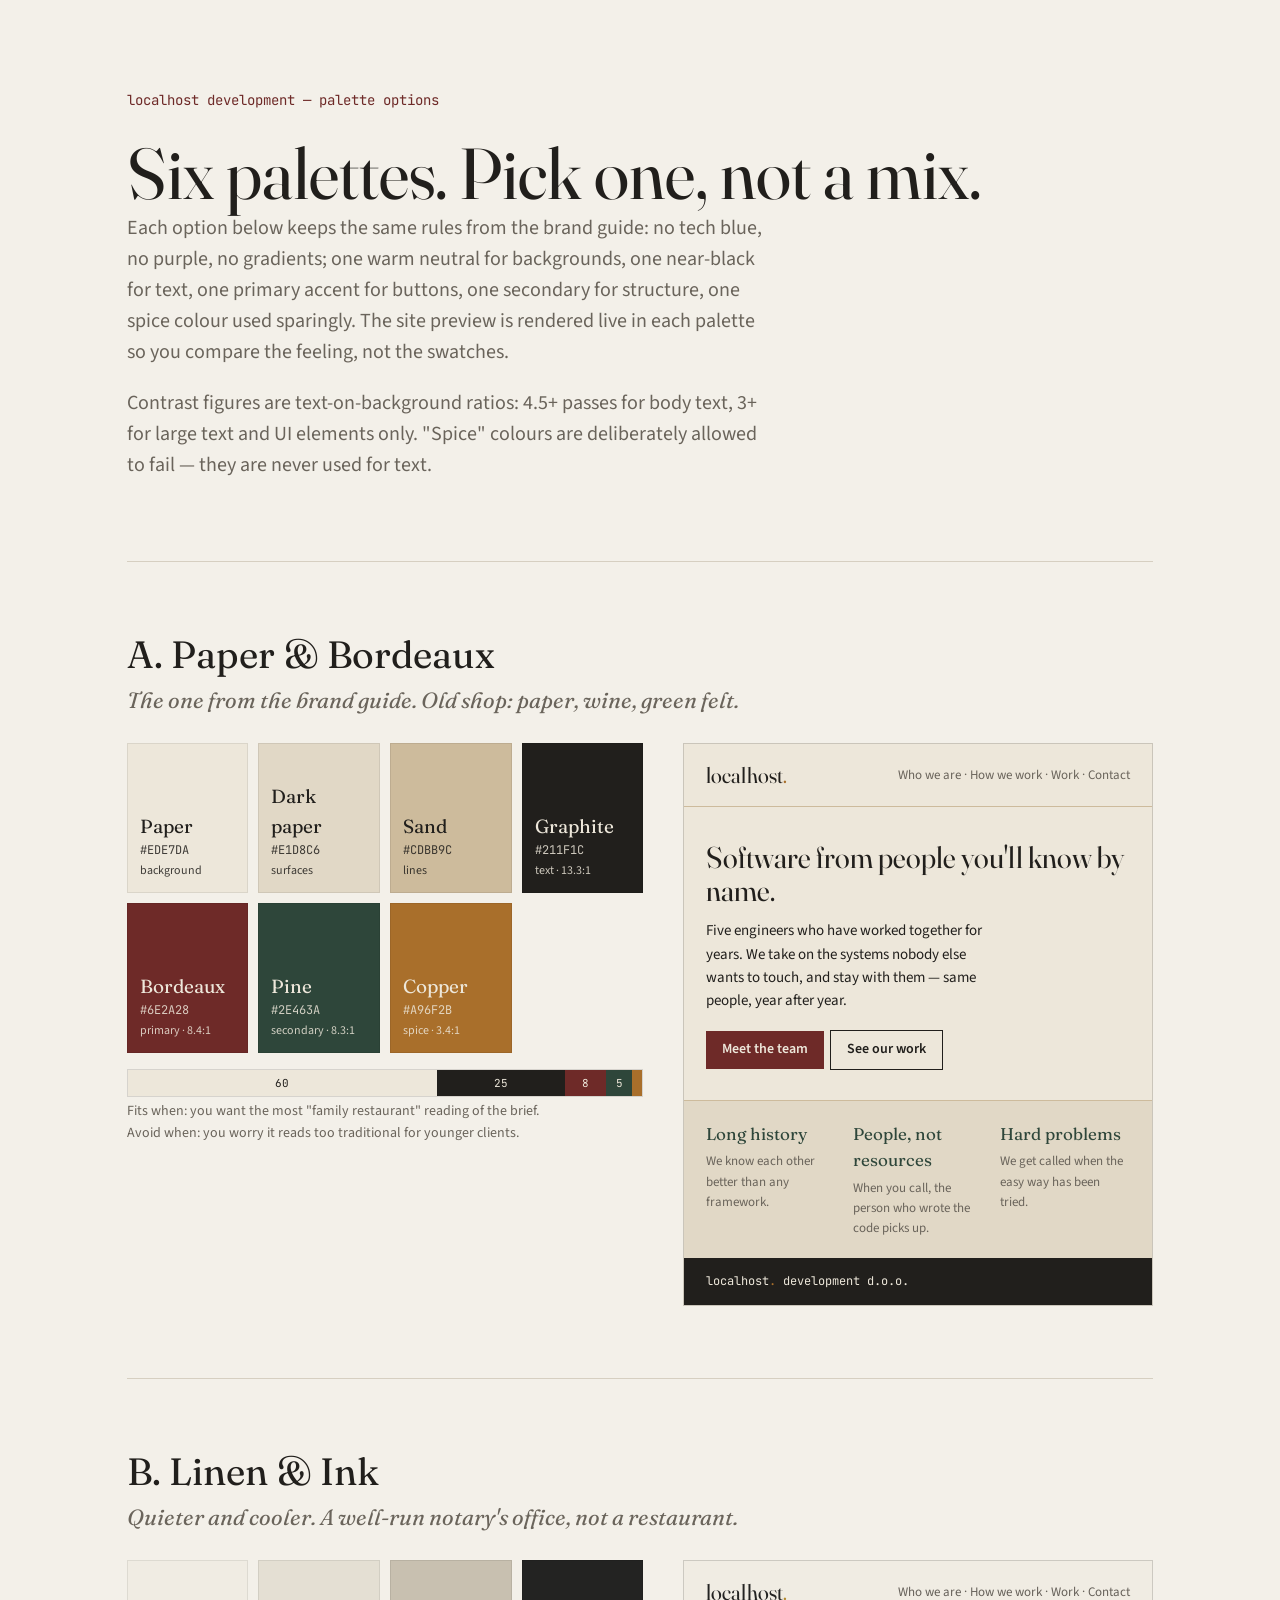
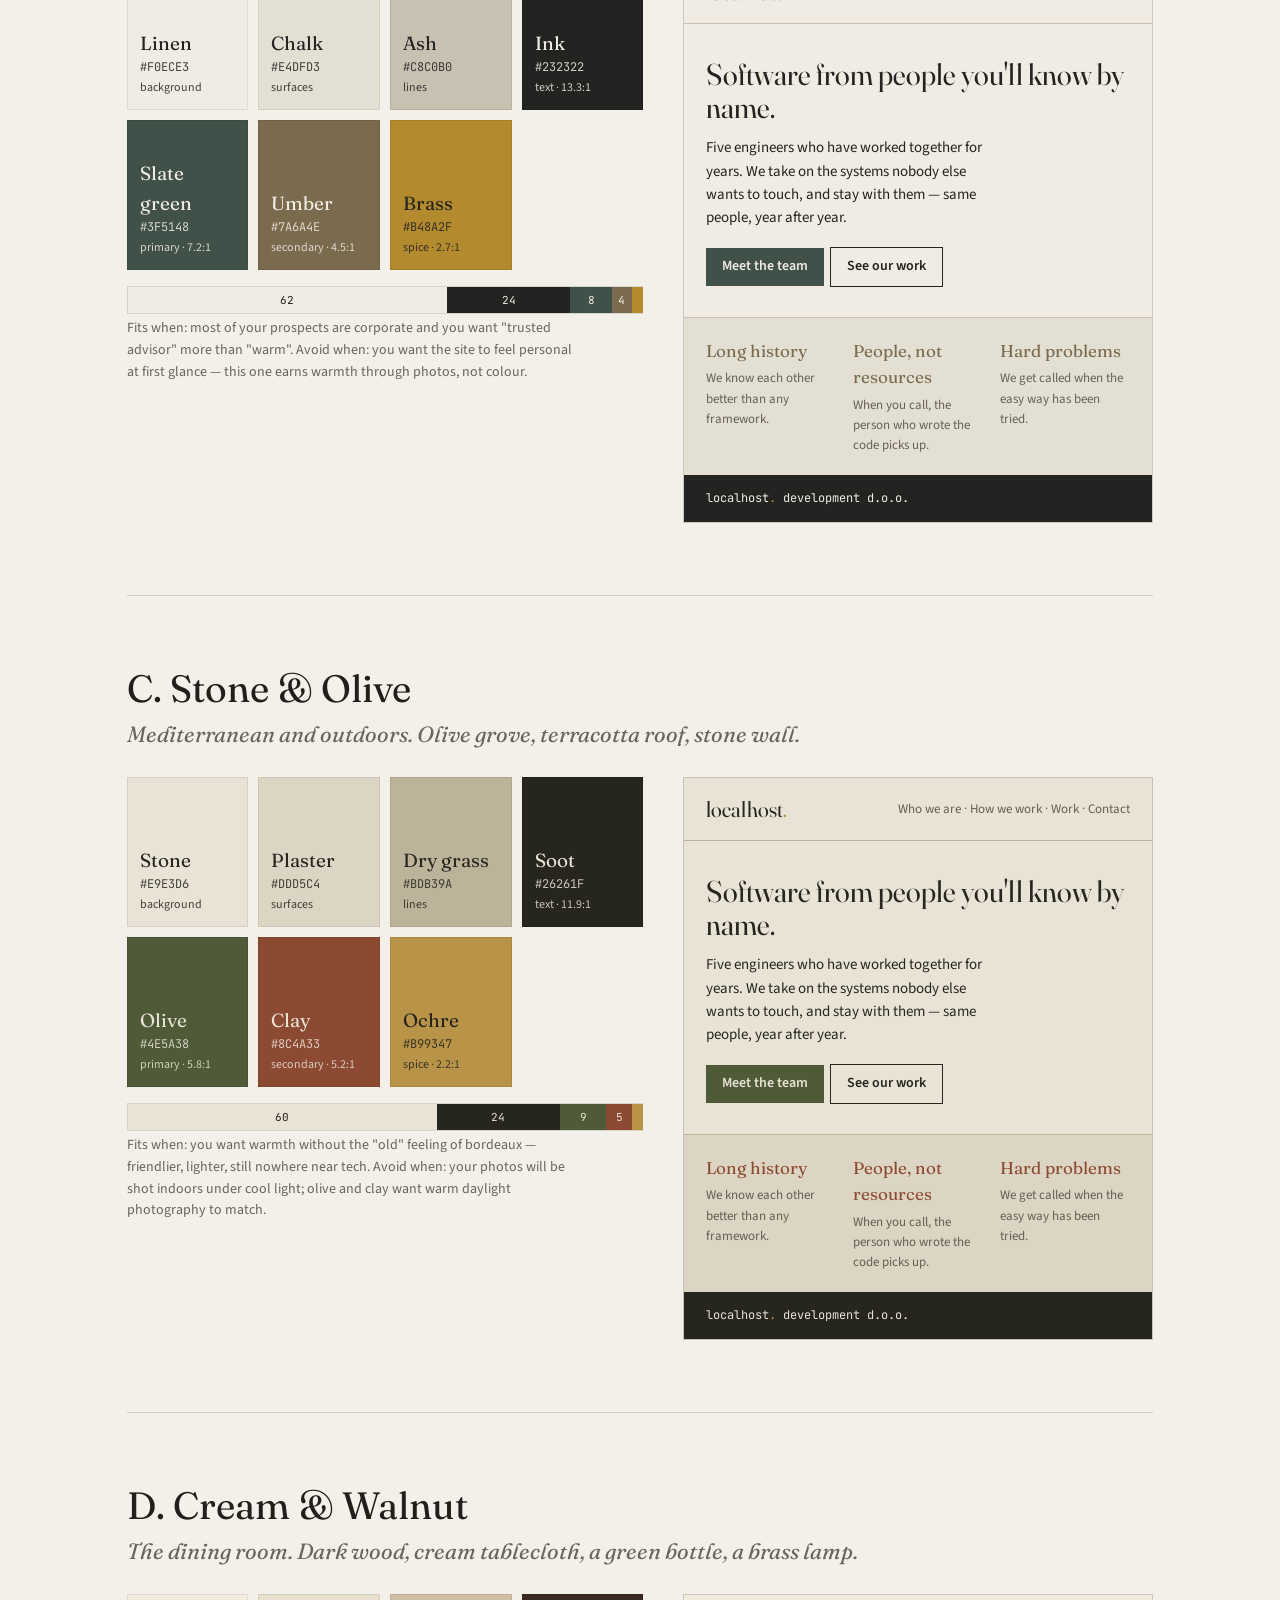
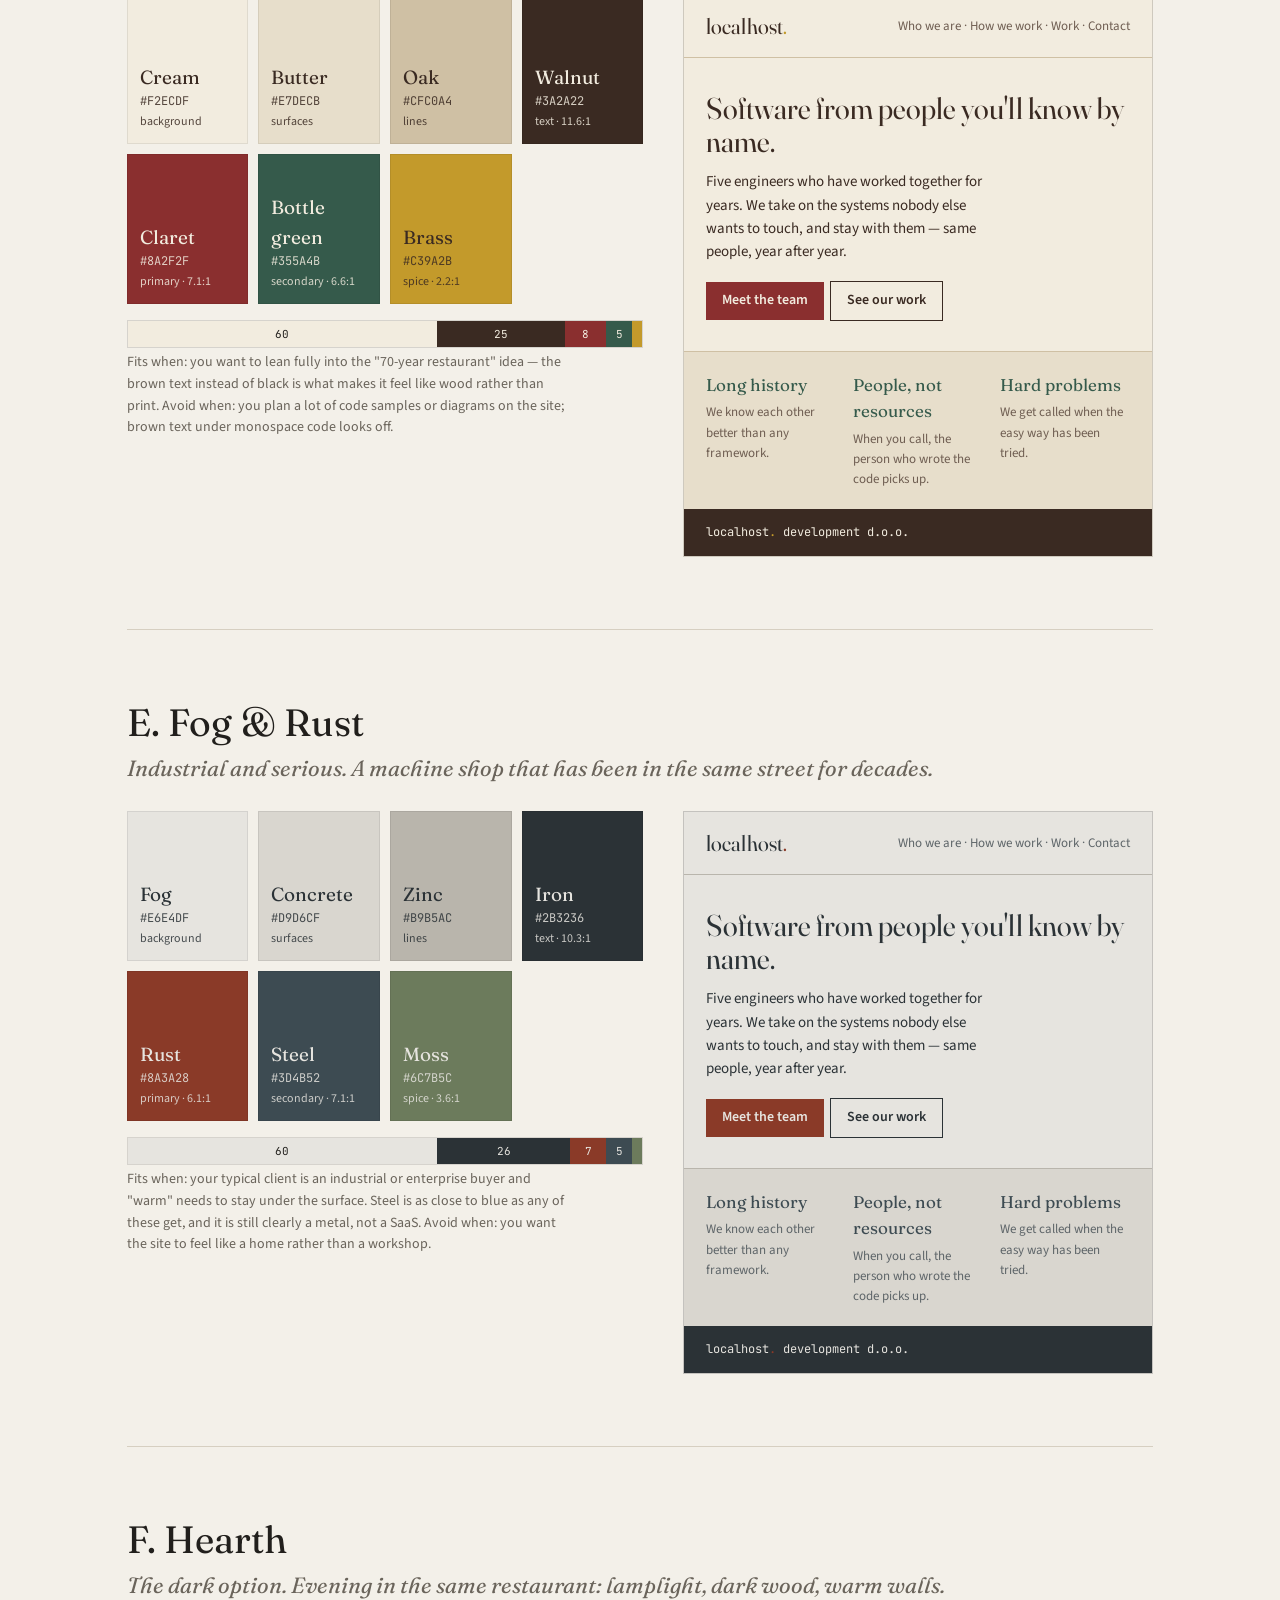
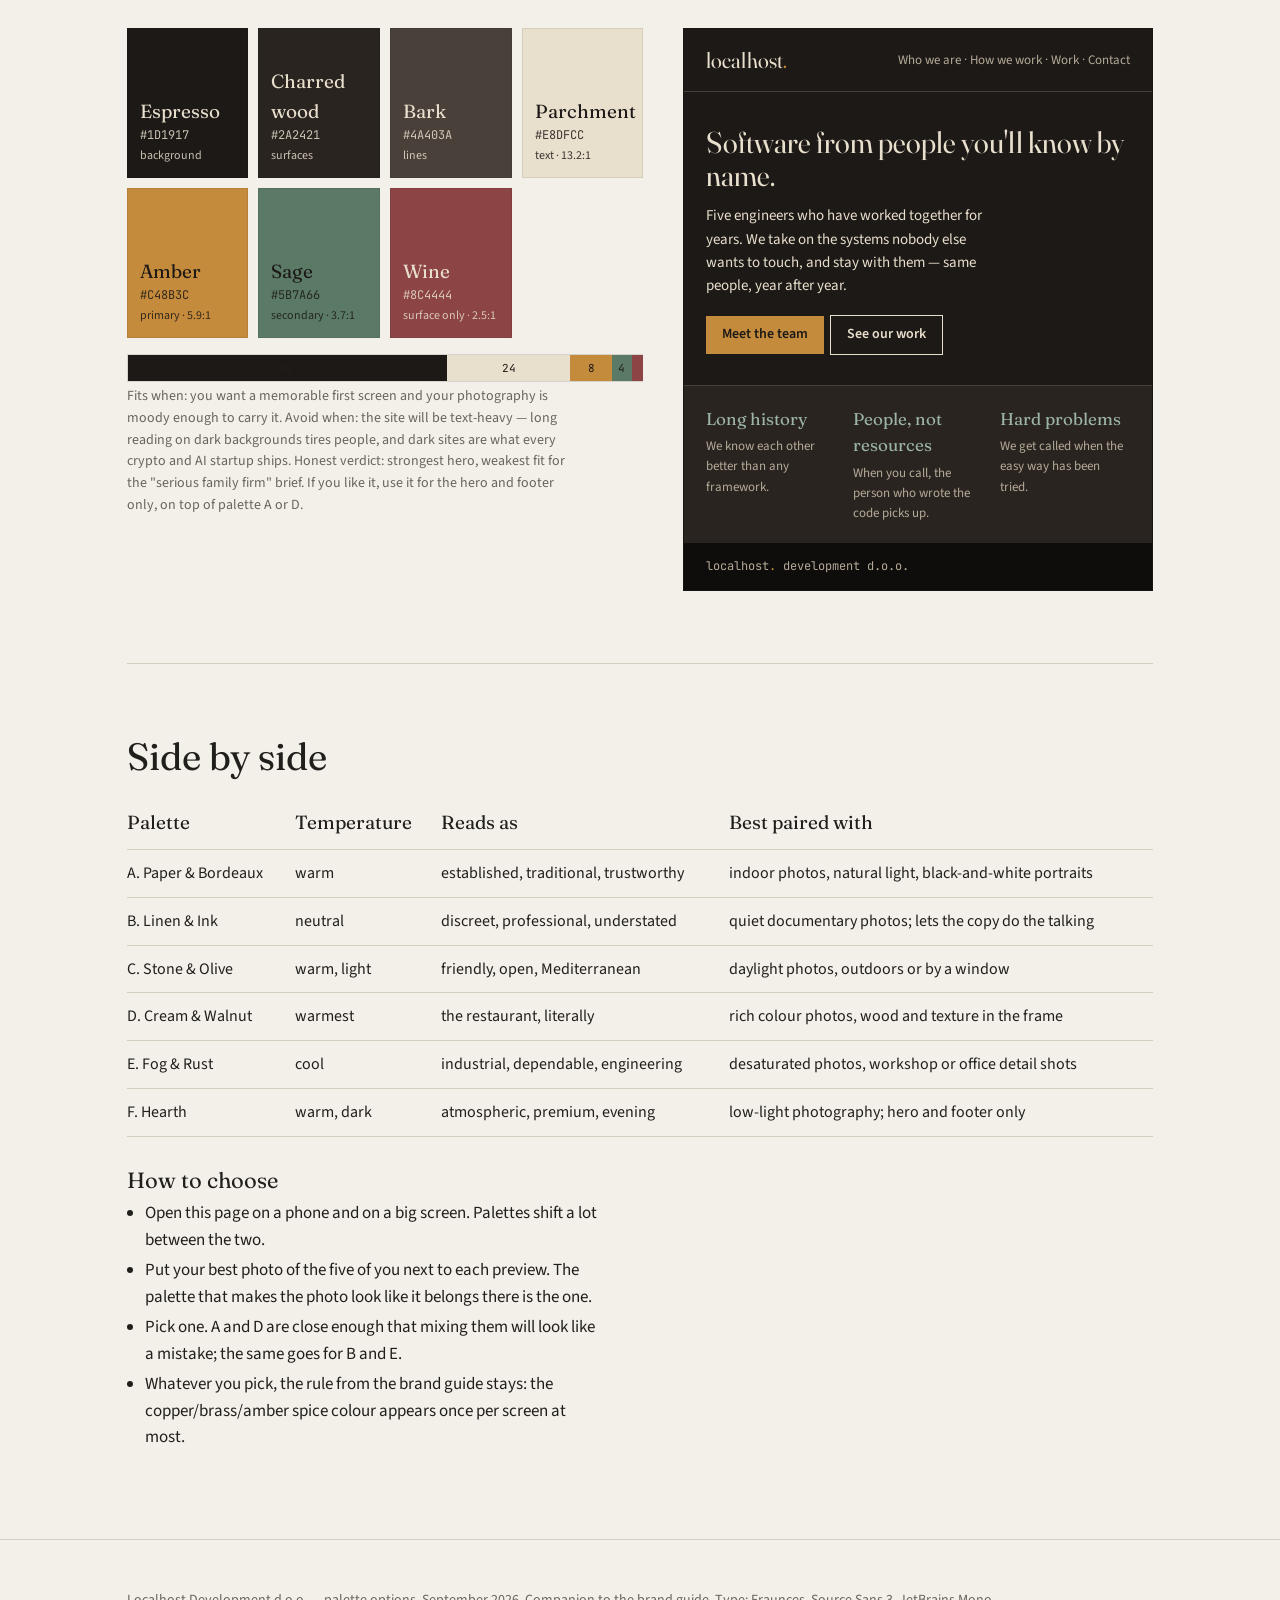
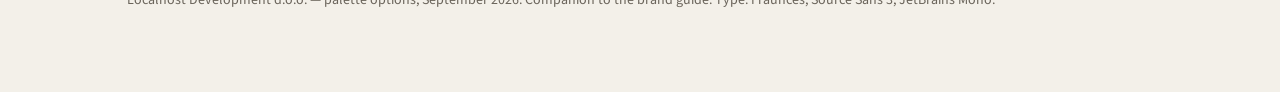
<file: docs/localhost-development-palettes.html>
<!doctype html>
<html lang="en">
<head>
<meta charset="utf-8">
<meta name="viewport" content="width=device-width, initial-scale=1">
<title>Localhost Development — palette options</title>
<link rel="preconnect" href="https://fonts.googleapis.com">
<link href="https://fonts.googleapis.com/css2?family=Fraunces:ital,opsz,wght@0,9..144,300..700;1,9..144,300..700&family=Source+Sans+3:ital,wght@0,400;0,600;1,400&family=JetBrains+Mono:wght@400&display=swap" rel="stylesheet">
<style>
  :root{
    --display:"Fraunces", Georgia, serif;
    --body:"Source Sans 3", "Segoe UI", Helvetica, Arial, sans-serif;
    --mono:"JetBrains Mono", Consolas, monospace;
    --ink:#211F1C; --paper:#F3F0E9; --line:#D6CFC1; --muted:#6A645B;
  }
  *{box-sizing:border-box}
  body{margin:0; background:var(--paper); color:var(--ink); font-family:var(--body); font-size:17px; line-height:1.55}
  h1,h2,h3{font-family:var(--display); font-weight:400; line-height:1.1; margin:0}
  h1{font-size:clamp(40px,6vw,72px); font-variation-settings:"opsz" 144}
  h2{font-size:38px; margin-bottom:.2em}
  h3{font-size:22px; margin:1.4em 0 .4em}
  p{max-width:64ch; margin:0 0 1em}
  .wrap{max-width:1180px; margin:0 auto; padding:0 6vw}
  header{padding:90px 0 60px}
  header p{font-size:20px; color:var(--muted)}
  .kicker{font-family:var(--mono); font-size:14px; color:#6E2A28; margin-bottom:22px}
  .pal{padding:72px 0; border-top:1px solid var(--line)}
  .mood{font-family:var(--display); font-style:italic; font-size:22px; color:var(--muted); margin-bottom:26px}
  .grid{display:grid; grid-template-columns:minmax(0,1.1fr) minmax(0,1fr); gap:40px; align-items:start}
  .swatches{display:grid; grid-template-columns:repeat(auto-fit,minmax(120px,1fr)); gap:10px}
  .sw{height:150px; padding:12px; display:flex; flex-direction:column; justify-content:flex-end; border:1px solid rgba(0,0,0,.08)}
  .sw b{font-family:var(--display); font-weight:400; font-size:19px}
  .sw span{font-family:var(--mono); font-size:12px; opacity:.85}
  .sw small{font-size:12px; opacity:.85; margin-top:2px}
  .ratio{display:flex; height:28px; margin:16px 0 4px; border:1px solid rgba(0,0,0,.12)}
  .ratio div{display:grid; place-items:center; font-family:var(--mono); font-size:11px}
  .note{font-size:14px; color:var(--muted); margin-bottom:0}
  ul{padding-left:1.1em; max-width:60ch; margin:.4em 0 1em} li{margin:.25em 0}

  /* mini site preview, themed per palette via inline CSS vars */
  .preview{border:1px solid rgba(0,0,0,.15); font-size:15px; overflow:hidden}
  .preview .nav{display:flex; justify-content:space-between; align-items:center; padding:14px 22px; border-bottom:1px solid var(--p-line)}
  .preview .logo{font-family:var(--display); font-size:22px; font-variation-settings:"opsz" 144}
  .preview .logo i{font-style:normal; color:var(--p-accent2)}
  .preview .nav span{font-size:13px; color:var(--p-muted)}
  .preview .hero{padding:34px 22px 30px}
  .preview .hero h4{font-family:var(--display); font-weight:400; font-size:30px; line-height:1.1; margin:0 0 12px; font-variation-settings:"opsz" 144}
  .preview .hero p{max-width:40ch; margin:0 0 18px; font-size:15px}
  .preview .btn{display:inline-block; padding:8px 16px; font-weight:600; font-size:14px; background:var(--p-accent); color:var(--p-bg)}
  .preview .btn.ghost{background:transparent; color:var(--p-text); border:1px solid var(--p-text); margin-left:6px}
  .preview .band{padding:20px 22px; display:grid; grid-template-columns:1fr 1fr 1fr; gap:16px; border-top:1px solid var(--p-line); background:var(--p-surface)}
  .preview .band b{font-family:var(--display); font-weight:400; font-size:17px; display:block; margin-bottom:4px; color:var(--p-accent3)}
  .preview .band p{font-size:13px; margin:0; color:var(--p-muted)}
  .preview .foot{padding:14px 22px; background:var(--p-dark); color:var(--p-onDark); font-size:12px; font-family:var(--mono)}
  .preview .foot i{font-style:normal; color:var(--p-accent2)}
  .preview{background:var(--p-bg); color:var(--p-text)}

  table{border-collapse:collapse; width:100%; margin:20px 0; font-size:16px}
  th,td{text-align:left; vertical-align:top; padding:11px 14px 11px 0; border-bottom:1px solid var(--line)}
  th{font-family:var(--display); font-weight:400; font-size:19px}
  footer{padding:50px 0 80px; color:var(--muted); font-size:14px; border-top:1px solid var(--line)}
  @media (max-width:820px){ .grid{grid-template-columns:1fr} .preview .band{grid-template-columns:1fr} h2{font-size:32px} }
</style>
</head>
<body>
<div class="wrap">

<header>
  <div class="kicker">localhost development — palette options</div>
  <h1>Six palettes. Pick one, not a mix.</h1>
  <p>Each option below keeps the same rules from the brand guide: no tech blue, no purple, no gradients; one warm neutral for backgrounds, one near-black for text, one primary accent for buttons, one secondary for structure, one spice colour used sparingly. The site preview is rendered live in each palette so you compare the feeling, not the swatches.</p>
  <p>Contrast figures are text-on-background ratios: 4.5+ passes for body text, 3+ for large text and UI elements only. "Spice" colours are deliberately allowed to fail — they are never used for text.</p>
</header>

<!-- ============ A ============ -->
<section class="pal" id="a">
  <h2>A. Paper &amp; Bordeaux</h2>
  <p class="mood">The one from the brand guide. Old shop: paper, wine, green felt.</p>
  <div class="grid">
    <div>
      <div class="swatches">
        <div class="sw" style="background:#EDE7DA;color:#211F1C"><b>Paper</b><span>#EDE7DA</span><small>background</small></div>
        <div class="sw" style="background:#E1D8C6;color:#211F1C"><b>Dark paper</b><span>#E1D8C6</span><small>surfaces</small></div>
        <div class="sw" style="background:#CDBB9C;color:#211F1C"><b>Sand</b><span>#CDBB9C</span><small>lines</small></div>
        <div class="sw" style="background:#211F1C;color:#EDE7DA"><b>Graphite</b><span>#211F1C</span><small>text · 13.3:1</small></div>
        <div class="sw" style="background:#6E2A28;color:#EDE7DA"><b>Bordeaux</b><span>#6E2A28</span><small>primary · 8.4:1</small></div>
        <div class="sw" style="background:#2E463A;color:#EDE7DA"><b>Pine</b><span>#2E463A</span><small>secondary · 8.3:1</small></div>
        <div class="sw" style="background:#A96F2B;color:#EDE7DA"><b>Copper</b><span>#A96F2B</span><small>spice · 3.4:1</small></div>
      </div>
      <div class="ratio"><div style="flex:60;background:#EDE7DA">60</div><div style="flex:25;background:#211F1C;color:#EDE7DA">25</div><div style="flex:8;background:#6E2A28;color:#EDE7DA">8</div><div style="flex:5;background:#2E463A;color:#EDE7DA">5</div><div style="flex:2;background:#A96F2B"></div></div>
      <p class="note">Fits when: you want the most "family restaurant" reading of the brief. Avoid when: you worry it reads too traditional for younger clients.</p>
    </div>
    <div class="preview" style="--p-bg:#EDE7DA;--p-surface:#E1D8C6;--p-line:#CDBB9C;--p-text:#211F1C;--p-muted:#6A645B;--p-accent:#6E2A28;--p-accent2:#A96F2B;--p-accent3:#2E463A;--p-dark:#211F1C;--p-onDark:#EDE7DA">
      <div class="nav"><div class="logo">localhost<i>.</i></div><span>Who we are · How we work · Work · Contact</span></div>
      <div class="hero"><h4>Software from people you'll know by name.</h4><p>Five engineers who have worked together for years. We take on the systems nobody else wants to touch, and stay with them — same people, year after year.</p><a class="btn">Meet the team</a><a class="btn ghost">See our work</a></div>
      <div class="band"><div><b>Long history</b><p>We know each other better than any framework.</p></div><div><b>People, not resources</b><p>When you call, the person who wrote the code picks up.</p></div><div><b>Hard problems</b><p>We get called when the easy way has been tried.</p></div></div>
      <div class="foot">localhost<i>.</i> development d.o.o.</div>
    </div>
  </div>
</section>

<!-- ============ B ============ -->
<section class="pal" id="b">
  <h2>B. Linen &amp; Ink</h2>
  <p class="mood">Quieter and cooler. A well-run notary's office, not a restaurant.</p>
  <div class="grid">
    <div>
      <div class="swatches">
        <div class="sw" style="background:#F0ECE3;color:#232322"><b>Linen</b><span>#F0ECE3</span><small>background</small></div>
        <div class="sw" style="background:#E4DFD3;color:#232322"><b>Chalk</b><span>#E4DFD3</span><small>surfaces</small></div>
        <div class="sw" style="background:#C8C0B0;color:#232322"><b>Ash</b><span>#C8C0B0</span><small>lines</small></div>
        <div class="sw" style="background:#232322;color:#F0ECE3"><b>Ink</b><span>#232322</span><small>text · 13.3:1</small></div>
        <div class="sw" style="background:#3F5148;color:#F0ECE3"><b>Slate green</b><span>#3F5148</span><small>primary · 7.2:1</small></div>
        <div class="sw" style="background:#7A6A4E;color:#F0ECE3"><b>Umber</b><span>#7A6A4E</span><small>secondary · 4.5:1</small></div>
        <div class="sw" style="background:#B48A2F;color:#232322"><b>Brass</b><span>#B48A2F</span><small>spice · 2.7:1</small></div>
      </div>
      <div class="ratio"><div style="flex:62;background:#F0ECE3">62</div><div style="flex:24;background:#232322;color:#F0ECE3">24</div><div style="flex:8;background:#3F5148;color:#F0ECE3">8</div><div style="flex:4;background:#7A6A4E;color:#F0ECE3">4</div><div style="flex:2;background:#B48A2F"></div></div>
      <p class="note">Fits when: most of your prospects are corporate and you want "trusted advisor" more than "warm". Avoid when: you want the site to feel personal at first glance — this one earns warmth through photos, not colour.</p>
    </div>
    <div class="preview" style="--p-bg:#F0ECE3;--p-surface:#E4DFD3;--p-line:#C8C0B0;--p-text:#232322;--p-muted:#66615A;--p-accent:#3F5148;--p-accent2:#B48A2F;--p-accent3:#7A6A4E;--p-dark:#232322;--p-onDark:#F0ECE3">
      <div class="nav"><div class="logo">localhost<i>.</i></div><span>Who we are · How we work · Work · Contact</span></div>
      <div class="hero"><h4>Software from people you'll know by name.</h4><p>Five engineers who have worked together for years. We take on the systems nobody else wants to touch, and stay with them — same people, year after year.</p><a class="btn">Meet the team</a><a class="btn ghost">See our work</a></div>
      <div class="band"><div><b>Long history</b><p>We know each other better than any framework.</p></div><div><b>People, not resources</b><p>When you call, the person who wrote the code picks up.</p></div><div><b>Hard problems</b><p>We get called when the easy way has been tried.</p></div></div>
      <div class="foot">localhost<i>.</i> development d.o.o.</div>
    </div>
  </div>
</section>

<!-- ============ C ============ -->
<section class="pal" id="c">
  <h2>C. Stone &amp; Olive</h2>
  <p class="mood">Mediterranean and outdoors. Olive grove, terracotta roof, stone wall.</p>
  <div class="grid">
    <div>
      <div class="swatches">
        <div class="sw" style="background:#E9E3D6;color:#26261F"><b>Stone</b><span>#E9E3D6</span><small>background</small></div>
        <div class="sw" style="background:#DDD5C4;color:#26261F"><b>Plaster</b><span>#DDD5C4</span><small>surfaces</small></div>
        <div class="sw" style="background:#BDB39A;color:#26261F"><b>Dry grass</b><span>#BDB39A</span><small>lines</small></div>
        <div class="sw" style="background:#26261F;color:#E9E3D6"><b>Soot</b><span>#26261F</span><small>text · 11.9:1</small></div>
        <div class="sw" style="background:#4E5A38;color:#E9E3D6"><b>Olive</b><span>#4E5A38</span><small>primary · 5.8:1</small></div>
        <div class="sw" style="background:#8C4A33;color:#E9E3D6"><b>Clay</b><span>#8C4A33</span><small>secondary · 5.2:1</small></div>
        <div class="sw" style="background:#B99347;color:#26261F"><b>Ochre</b><span>#B99347</span><small>spice · 2.2:1</small></div>
      </div>
      <div class="ratio"><div style="flex:60;background:#E9E3D6">60</div><div style="flex:24;background:#26261F;color:#E9E3D6">24</div><div style="flex:9;background:#4E5A38;color:#E9E3D6">9</div><div style="flex:5;background:#8C4A33;color:#E9E3D6">5</div><div style="flex:2;background:#B99347"></div></div>
      <p class="note">Fits when: you want warmth without the "old" feeling of bordeaux — friendlier, lighter, still nowhere near tech. Avoid when: your photos will be shot indoors under cool light; olive and clay want warm daylight photography to match.</p>
    </div>
    <div class="preview" style="--p-bg:#E9E3D6;--p-surface:#DDD5C4;--p-line:#BDB39A;--p-text:#26261F;--p-muted:#635F52;--p-accent:#4E5A38;--p-accent2:#B99347;--p-accent3:#8C4A33;--p-dark:#26261F;--p-onDark:#E9E3D6">
      <div class="nav"><div class="logo">localhost<i>.</i></div><span>Who we are · How we work · Work · Contact</span></div>
      <div class="hero"><h4>Software from people you'll know by name.</h4><p>Five engineers who have worked together for years. We take on the systems nobody else wants to touch, and stay with them — same people, year after year.</p><a class="btn">Meet the team</a><a class="btn ghost">See our work</a></div>
      <div class="band"><div><b>Long history</b><p>We know each other better than any framework.</p></div><div><b>People, not resources</b><p>When you call, the person who wrote the code picks up.</p></div><div><b>Hard problems</b><p>We get called when the easy way has been tried.</p></div></div>
      <div class="foot">localhost<i>.</i> development d.o.o.</div>
    </div>
  </div>
</section>

<!-- ============ D ============ -->
<section class="pal" id="d">
  <h2>D. Cream &amp; Walnut</h2>
  <p class="mood">The dining room. Dark wood, cream tablecloth, a green bottle, a brass lamp.</p>
  <div class="grid">
    <div>
      <div class="swatches">
        <div class="sw" style="background:#F2ECDF;color:#3A2A22"><b>Cream</b><span>#F2ECDF</span><small>background</small></div>
        <div class="sw" style="background:#E7DECB;color:#3A2A22"><b>Butter</b><span>#E7DECB</span><small>surfaces</small></div>
        <div class="sw" style="background:#CFC0A4;color:#3A2A22"><b>Oak</b><span>#CFC0A4</span><small>lines</small></div>
        <div class="sw" style="background:#3A2A22;color:#F2ECDF"><b>Walnut</b><span>#3A2A22</span><small>text · 11.6:1</small></div>
        <div class="sw" style="background:#8A2F2F;color:#F2ECDF"><b>Claret</b><span>#8A2F2F</span><small>primary · 7.1:1</small></div>
        <div class="sw" style="background:#355A4B;color:#F2ECDF"><b>Bottle green</b><span>#355A4B</span><small>secondary · 6.6:1</small></div>
        <div class="sw" style="background:#C39A2B;color:#3A2A22"><b>Brass</b><span>#C39A2B</span><small>spice · 2.2:1</small></div>
      </div>
      <div class="ratio"><div style="flex:60;background:#F2ECDF">60</div><div style="flex:25;background:#3A2A22;color:#F2ECDF">25</div><div style="flex:8;background:#8A2F2F;color:#F2ECDF">8</div><div style="flex:5;background:#355A4B;color:#F2ECDF">5</div><div style="flex:2;background:#C39A2B"></div></div>
      <p class="note">Fits when: you want to lean fully into the "70-year restaurant" idea — the brown text instead of black is what makes it feel like wood rather than print. Avoid when: you plan a lot of code samples or diagrams on the site; brown text under monospace code looks off.</p>
    </div>
    <div class="preview" style="--p-bg:#F2ECDF;--p-surface:#E7DECB;--p-line:#CFC0A4;--p-text:#3A2A22;--p-muted:#6F5E52;--p-accent:#8A2F2F;--p-accent2:#C39A2B;--p-accent3:#355A4B;--p-dark:#3A2A22;--p-onDark:#F2ECDF">
      <div class="nav"><div class="logo">localhost<i>.</i></div><span>Who we are · How we work · Work · Contact</span></div>
      <div class="hero"><h4>Software from people you'll know by name.</h4><p>Five engineers who have worked together for years. We take on the systems nobody else wants to touch, and stay with them — same people, year after year.</p><a class="btn">Meet the team</a><a class="btn ghost">See our work</a></div>
      <div class="band"><div><b>Long history</b><p>We know each other better than any framework.</p></div><div><b>People, not resources</b><p>When you call, the person who wrote the code picks up.</p></div><div><b>Hard problems</b><p>We get called when the easy way has been tried.</p></div></div>
      <div class="foot">localhost<i>.</i> development d.o.o.</div>
    </div>
  </div>
</section>

<!-- ============ E ============ -->
<section class="pal" id="e">
  <h2>E. Fog &amp; Rust</h2>
  <p class="mood">Industrial and serious. A machine shop that has been in the same street for decades.</p>
  <div class="grid">
    <div>
      <div class="swatches">
        <div class="sw" style="background:#E6E4DF;color:#2B3236"><b>Fog</b><span>#E6E4DF</span><small>background</small></div>
        <div class="sw" style="background:#D9D6CF;color:#2B3236"><b>Concrete</b><span>#D9D6CF</span><small>surfaces</small></div>
        <div class="sw" style="background:#B9B5AC;color:#2B3236"><b>Zinc</b><span>#B9B5AC</span><small>lines</small></div>
        <div class="sw" style="background:#2B3236;color:#E6E4DF"><b>Iron</b><span>#2B3236</span><small>text · 10.3:1</small></div>
        <div class="sw" style="background:#8A3A28;color:#E6E4DF"><b>Rust</b><span>#8A3A28</span><small>primary · 6.1:1</small></div>
        <div class="sw" style="background:#3D4B52;color:#E6E4DF"><b>Steel</b><span>#3D4B52</span><small>secondary · 7.1:1</small></div>
        <div class="sw" style="background:#6C7B5C;color:#E6E4DF"><b>Moss</b><span>#6C7B5C</span><small>spice · 3.6:1</small></div>
      </div>
      <div class="ratio"><div style="flex:60;background:#E6E4DF">60</div><div style="flex:26;background:#2B3236;color:#E6E4DF">26</div><div style="flex:7;background:#8A3A28;color:#E6E4DF">7</div><div style="flex:5;background:#3D4B52;color:#E6E4DF">5</div><div style="flex:2;background:#6C7B5C"></div></div>
      <p class="note">Fits when: your typical client is an industrial or enterprise buyer and "warm" needs to stay under the surface. Steel is as close to blue as any of these get, and it is still clearly a metal, not a SaaS. Avoid when: you want the site to feel like a home rather than a workshop.</p>
    </div>
    <div class="preview" style="--p-bg:#E6E4DF;--p-surface:#D9D6CF;--p-line:#B9B5AC;--p-text:#2B3236;--p-muted:#5E6569;--p-accent:#8A3A28;--p-accent2:#8A3A28;--p-accent3:#3D4B52;--p-dark:#2B3236;--p-onDark:#E6E4DF">
      <div class="nav"><div class="logo">localhost<i>.</i></div><span>Who we are · How we work · Work · Contact</span></div>
      <div class="hero"><h4>Software from people you'll know by name.</h4><p>Five engineers who have worked together for years. We take on the systems nobody else wants to touch, and stay with them — same people, year after year.</p><a class="btn">Meet the team</a><a class="btn ghost">See our work</a></div>
      <div class="band"><div><b>Long history</b><p>We know each other better than any framework.</p></div><div><b>People, not resources</b><p>When you call, the person who wrote the code picks up.</p></div><div><b>Hard problems</b><p>We get called when the easy way has been tried.</p></div></div>
      <div class="foot">localhost<i>.</i> development d.o.o.</div>
    </div>
  </div>
</section>

<!-- ============ F ============ -->
<section class="pal" id="f">
  <h2>F. Hearth</h2>
  <p class="mood">The dark option. Evening in the same restaurant: lamplight, dark wood, warm walls.</p>
  <div class="grid">
    <div>
      <div class="swatches">
        <div class="sw" style="background:#1D1917;color:#E8DFCC"><b>Espresso</b><span>#1D1917</span><small>background</small></div>
        <div class="sw" style="background:#2A2421;color:#E8DFCC"><b>Charred wood</b><span>#2A2421</span><small>surfaces</small></div>
        <div class="sw" style="background:#4A403A;color:#E8DFCC"><b>Bark</b><span>#4A403A</span><small>lines</small></div>
        <div class="sw" style="background:#E8DFCC;color:#1D1917"><b>Parchment</b><span>#E8DFCC</span><small>text · 13.2:1</small></div>
        <div class="sw" style="background:#C48B3C;color:#1D1917"><b>Amber</b><span>#C48B3C</span><small>primary · 5.9:1</small></div>
        <div class="sw" style="background:#5B7A66;color:#1D1917"><b>Sage</b><span>#5B7A66</span><small>secondary · 3.7:1</small></div>
        <div class="sw" style="background:#8C4444;color:#E8DFCC"><b>Wine</b><span>#8C4444</span><small>surface only · 2.5:1</small></div>
      </div>
      <div class="ratio"><div style="flex:62;background:#1D1917">62</div><div style="flex:24;background:#E8DFCC;color:#1D1917">24</div><div style="flex:8;background:#C48B3C;color:#1D1917">8</div><div style="flex:4;background:#5B7A66">4</div><div style="flex:2;background:#8C4444"></div></div>
      <p class="note">Fits when: you want a memorable first screen and your photography is moody enough to carry it. Avoid when: the site will be text-heavy — long reading on dark backgrounds tires people, and dark sites are what every crypto and AI startup ships. Honest verdict: strongest hero, weakest fit for the "serious family firm" brief. If you like it, use it for the hero and footer only, on top of palette A or D.</p>
    </div>
    <div class="preview" style="--p-bg:#1D1917;--p-surface:#2A2421;--p-line:#4A403A;--p-text:#E8DFCC;--p-muted:#B5AA97;--p-accent:#C48B3C;--p-accent2:#C48B3C;--p-accent3:#9BB5A2;--p-dark:#0F0D0C;--p-onDark:#B5AA97">
      <div class="nav"><div class="logo">localhost<i>.</i></div><span>Who we are · How we work · Work · Contact</span></div>
      <div class="hero"><h4>Software from people you'll know by name.</h4><p>Five engineers who have worked together for years. We take on the systems nobody else wants to touch, and stay with them — same people, year after year.</p><a class="btn">Meet the team</a><a class="btn ghost">See our work</a></div>
      <div class="band"><div><b>Long history</b><p>We know each other better than any framework.</p></div><div><b>People, not resources</b><p>When you call, the person who wrote the code picks up.</p></div><div><b>Hard problems</b><p>We get called when the easy way has been tried.</p></div></div>
      <div class="foot">localhost<i>.</i> development d.o.o.</div>
    </div>
  </div>
</section>

<!-- ============ SUMMARY ============ -->
<section class="pal">
  <h2>Side by side</h2>
  <table>
    <tr><th>Palette</th><th>Temperature</th><th>Reads as</th><th>Best paired with</th></tr>
    <tr><td>A. Paper &amp; Bordeaux</td><td>warm</td><td>established, traditional, trustworthy</td><td>indoor photos, natural light, black-and-white portraits</td></tr>
    <tr><td>B. Linen &amp; Ink</td><td>neutral</td><td>discreet, professional, understated</td><td>quiet documentary photos; lets the copy do the talking</td></tr>
    <tr><td>C. Stone &amp; Olive</td><td>warm, light</td><td>friendly, open, Mediterranean</td><td>daylight photos, outdoors or by a window</td></tr>
    <tr><td>D. Cream &amp; Walnut</td><td>warmest</td><td>the restaurant, literally</td><td>rich colour photos, wood and texture in the frame</td></tr>
    <tr><td>E. Fog &amp; Rust</td><td>cool</td><td>industrial, dependable, engineering</td><td>desaturated photos, workshop or office detail shots</td></tr>
    <tr><td>F. Hearth</td><td>warm, dark</td><td>atmospheric, premium, evening</td><td>low-light photography; hero and footer only</td></tr>
  </table>

  <h3>How to choose</h3>
  <ul>
    <li>Open this page on a phone and on a big screen. Palettes shift a lot between the two.</li>
    <li>Put your best photo of the five of you next to each preview. The palette that makes the photo look like it belongs there is the one.</li>
    <li>Pick one. A and D are close enough that mixing them will look like a mistake; the same goes for B and E.</li>
    <li>Whatever you pick, the rule from the brand guide stays: the copper/brass/amber spice colour appears once per screen at most.</li>
  </ul>
</section>

</div>
<footer><div class="wrap">Localhost Development d.o.o. — palette options, September 2026. Companion to the brand guide. Type: Fraunces, Source Sans 3, JetBrains Mono.</div></footer>
</body>
</html>
</file>
